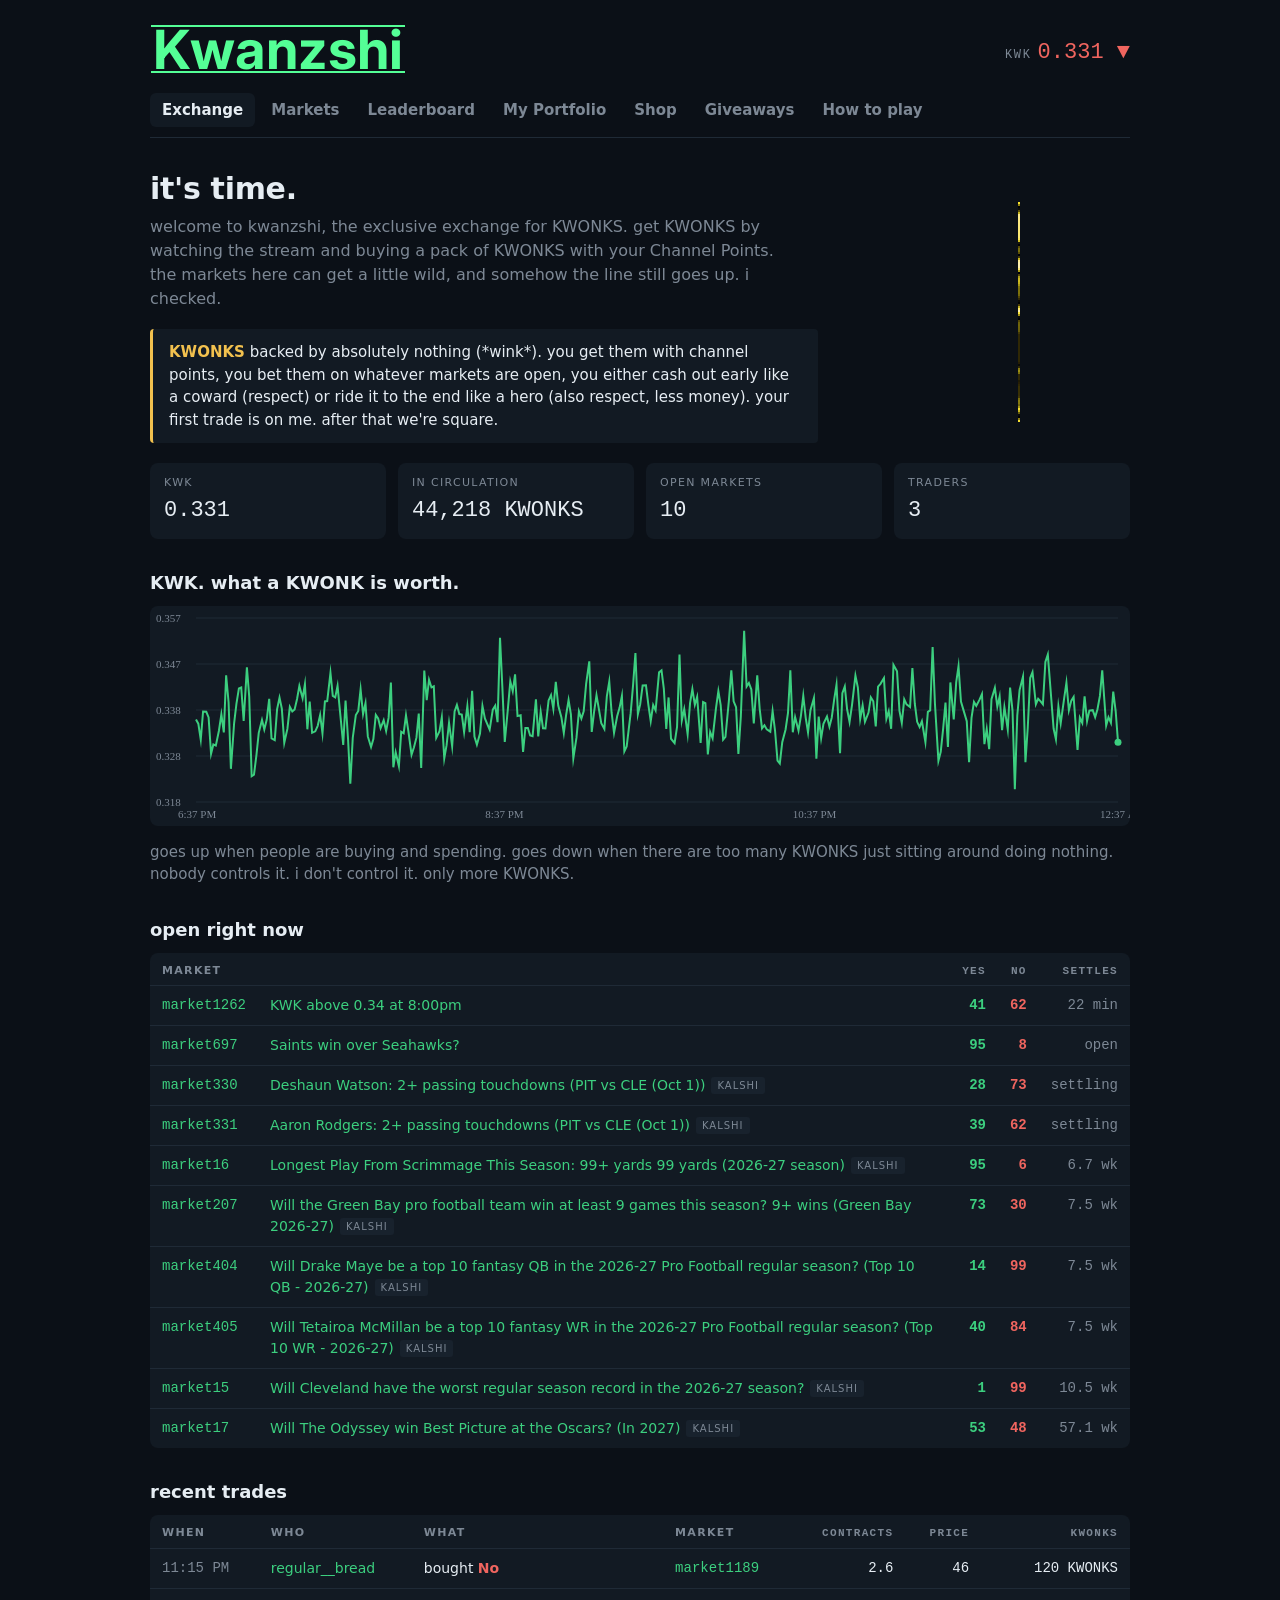
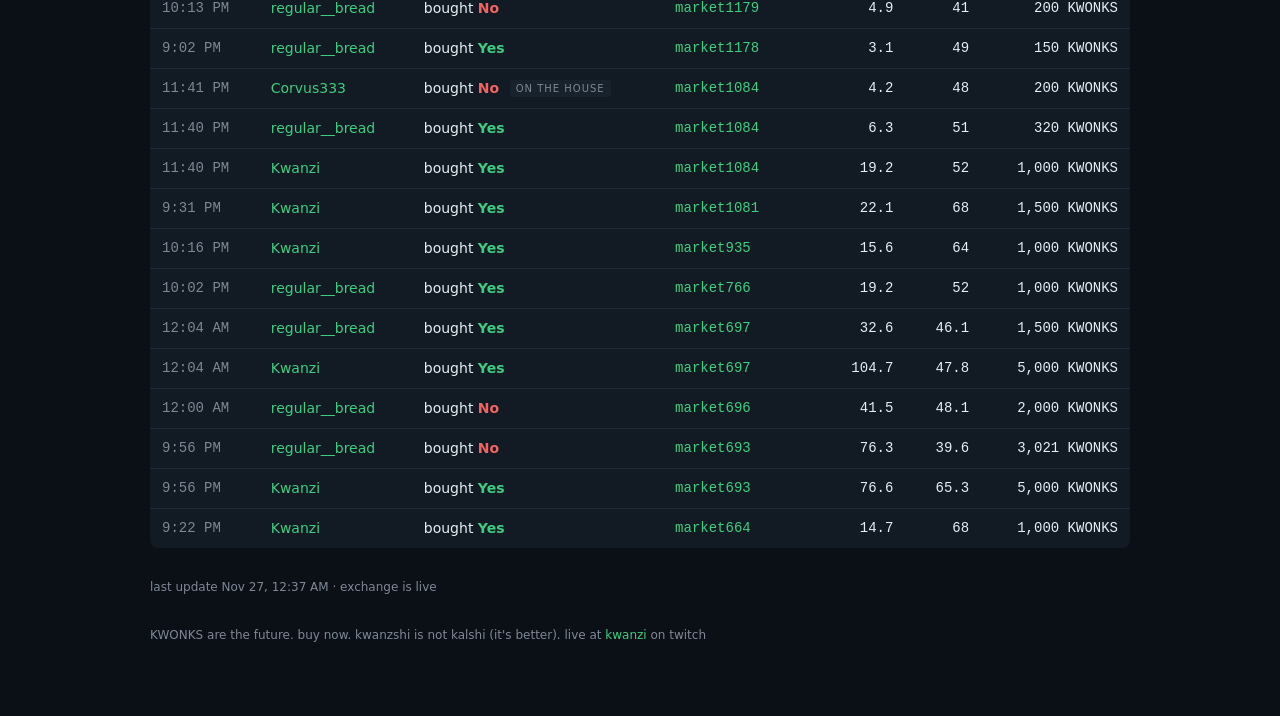
<file: docs/index.html>
<!doctype html>
<html lang="en">
<head>
<meta charset="utf-8">
<meta name="viewport" content="width=device-width, initial-scale=1">
<title>Kwanzshi</title>
<link rel="stylesheet" href="style.css?v=e2a001daed">
</head>
<body data-page="home">
<div class="wrap">
<header class="top">
  <a href="index.html"><img src="header.png" alt="Kwanzshi"></a>
  <div class="kwk" id="kwk"><small>KWK</small>—</div>
</header>
<nav>
  <a href="index.html" class="here">Exchange</a>
  <a href="markets.html" class="">Markets</a>
  <a href="leaderboard.html" class="">Leaderboard</a>
  <a href="trader.html" id="me">My Portfolio</a>
  <a href="shop.html" class="">Shop</a>
  <a href="giveaways.html" class="">Giveaways</a>
  <a href="how.html" class="">How to play</a>
</nav>
<main id="main">
<div class="intro">
<div class="intro-text">
<h1>it's time.</h1>
<p class="lede">welcome to kwanzshi, the exclusive exchange for KWONKS. get KWONKS by watching the stream and buying a pack of KWONKS with your Channel Points. the markets here can get a little wild, and somehow the line still goes up. i checked.</p>
<div class="pitch"><b>KWONKS</b> backed by absolutely nothing (*wink*). you get them with channel points, you bet them on whatever markets are open, you either cash out early like a coward (respect) or ride it to the end like a hero (also respect, less money). your first trade is on me. after that we're square.</div>
</div>
<img class="coin" src="kwonk_coin.gif" alt="KWONKS">
</div>
<div class="grid" id="tiles"></div>
<h2>KWK. what a KWONK is worth.</h2>
<canvas class="chart" id="kwkchart"></canvas>
<p class="muted">goes up when people are buying and spending. goes down when there are too many KWONKS just sitting around doing nothing. nobody controls it. i don't control it. only more KWONKS.</p>
<h2>open right now</h2>
<div id="markets"></div>
<h2>recent trades</h2>
<div id="trades"></div>
</main>
<p class="stamp" id="stamp"></p>
<p class="stamp">KWONKS are the future. buy now. kwanzshi is not kalshi (it's better). live at <a href="https://twitch.tv/kwanzi">kwanzi</a> on twitch</p>
</div>
<script src="app.js?v=e2a001daed"></script>
</body>
</html>
</file>
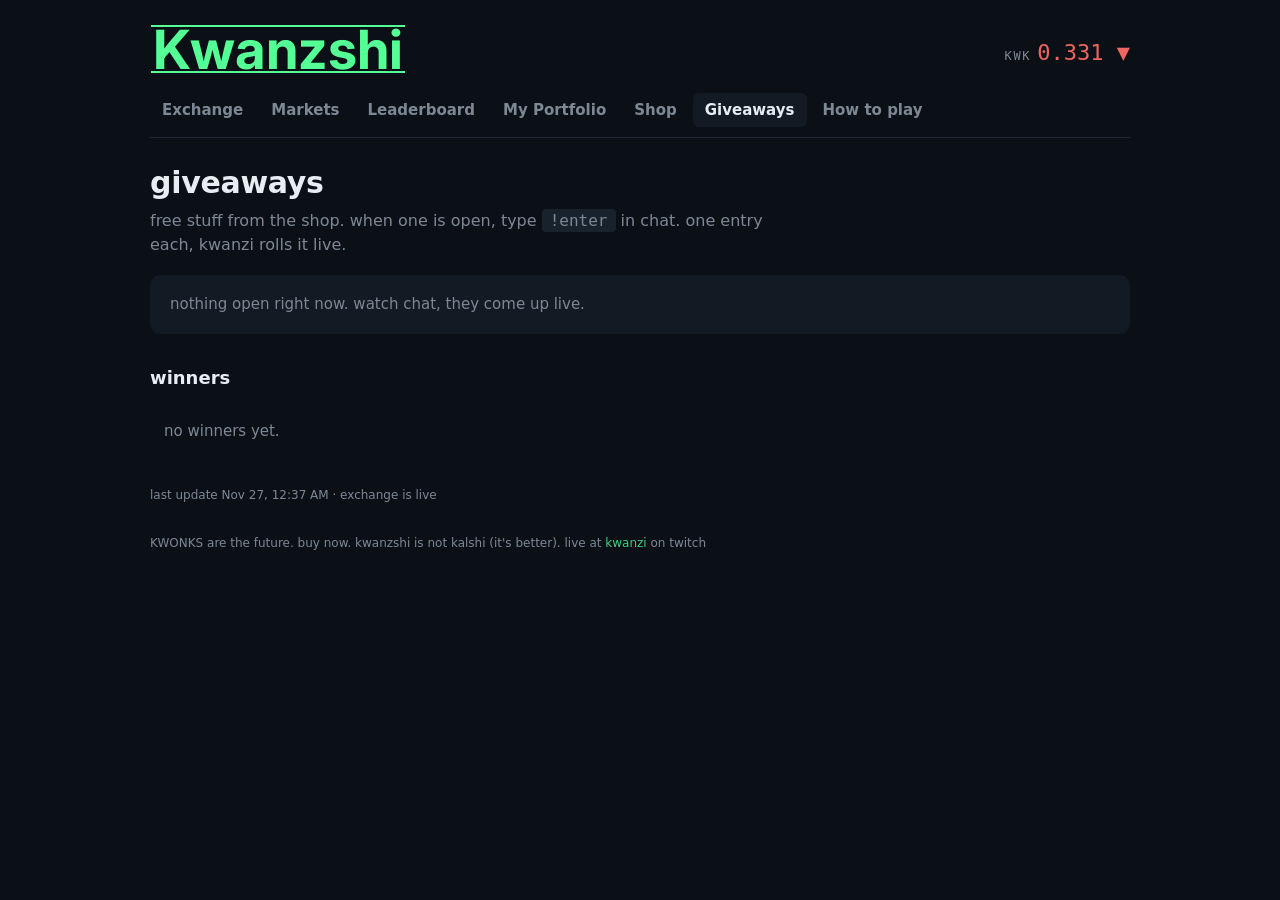
<file: docs/giveaways.html>
<!doctype html>
<html lang="en">
<head>
<meta charset="utf-8">
<meta name="viewport" content="width=device-width, initial-scale=1">
<title>Giveaways · Kwanzshi</title>
<link rel="stylesheet" href="style.css?v=e2a001daed">
</head>
<body data-page="giveaways">
<div class="wrap">
<header class="top">
  <a href="index.html"><img src="header.png" alt="Kwanzshi"></a>
  <div class="kwk" id="kwk"><small>KWK</small>—</div>
</header>
<nav>
  <a href="index.html" class="">Exchange</a>
  <a href="markets.html" class="">Markets</a>
  <a href="leaderboard.html" class="">Leaderboard</a>
  <a href="trader.html" id="me">My Portfolio</a>
  <a href="shop.html" class="">Shop</a>
  <a href="giveaways.html" class="here">Giveaways</a>
  <a href="how.html" class="">How to play</a>
</nav>
<main id="main">
<h1>giveaways</h1>
<p class="lede">free stuff from the shop. when one is open, type <span class="cmd">!enter</span> in chat. one entry each, kwanzi rolls it live.</p>
<div id="giveaway"></div>
<h2>winners</h2>
<div id="wins"></div>
</main>
<p class="stamp" id="stamp"></p>
<p class="stamp">KWONKS are the future. buy now. kwanzshi is not kalshi (it's better). live at <a href="https://twitch.tv/kwanzi">kwanzi</a> on twitch</p>
</div>
<script src="app.js?v=e2a001daed"></script>
</body>
</html>
</file>
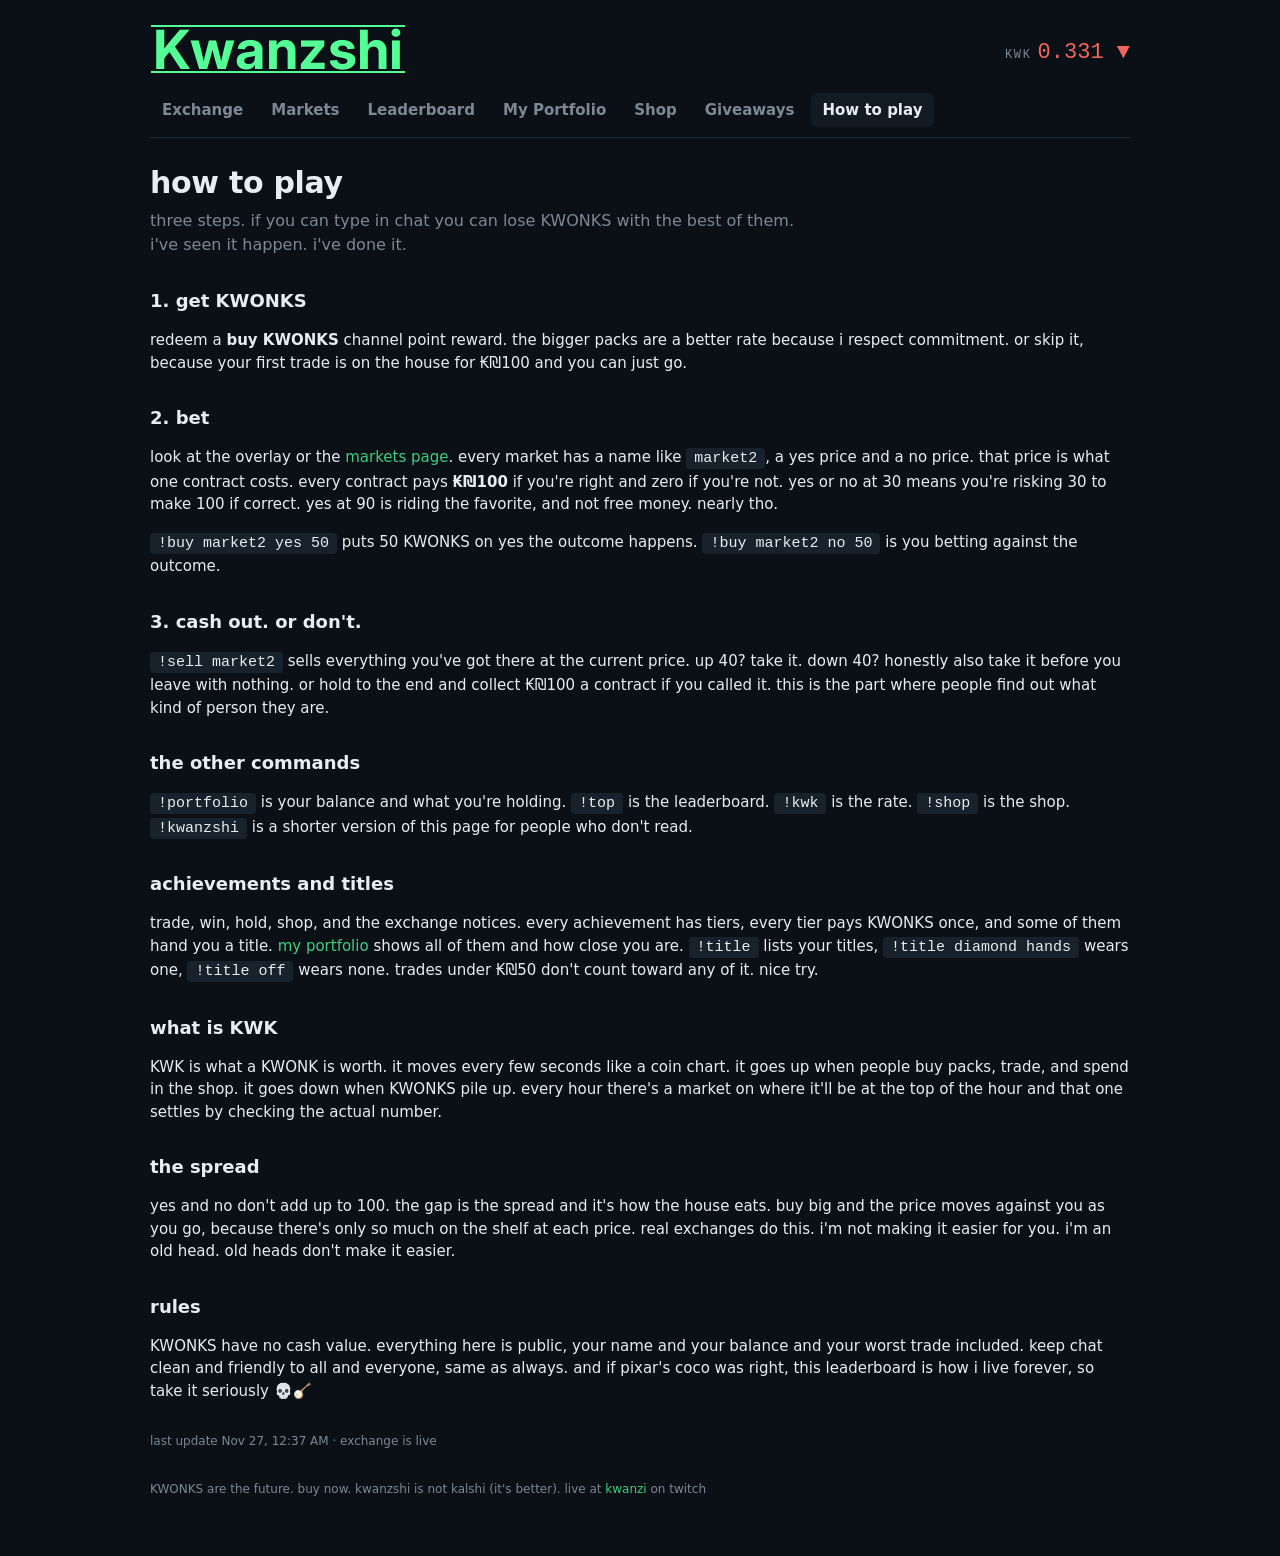
<file: docs/how.html>
<!doctype html>
<html lang="en">
<head>
<meta charset="utf-8">
<meta name="viewport" content="width=device-width, initial-scale=1">
<title>How to play · Kwanzshi</title>
<link rel="stylesheet" href="style.css?v=e2a001daed">
</head>
<body data-page="how">
<div class="wrap">
<header class="top">
  <a href="index.html"><img src="header.png" alt="Kwanzshi"></a>
  <div class="kwk" id="kwk"><small>KWK</small>—</div>
</header>
<nav>
  <a href="index.html" class="">Exchange</a>
  <a href="markets.html" class="">Markets</a>
  <a href="leaderboard.html" class="">Leaderboard</a>
  <a href="trader.html" id="me">My Portfolio</a>
  <a href="shop.html" class="">Shop</a>
  <a href="giveaways.html" class="">Giveaways</a>
  <a href="how.html" class="here">How to play</a>
</nav>
<main id="main">
<h1>how to play</h1>
<p class="lede">three steps. if you can type in chat you can lose KWONKS with the best of them. i've seen it happen. i've done it.</p>
<h2>1. get KWONKS</h2>
<p>redeem a <b>buy KWONKS</b> channel point reward. the bigger packs are a better rate because i respect commitment. or skip it, because your first trade is on the house for ₭₪100 and you can just go.</p>
<h2>2. bet</h2>
<p>look at the overlay or the <a href="markets.html">markets page</a>. every market has a name like <span class="cmd">market2</span>, a yes price and a no price. that price is what one contract costs. every contract pays <b>₭₪100</b> if you're right and zero if you're not. yes or no at 30 means you're risking 30 to make 100 if correct. yes at 90 is riding the favorite, and not free money. nearly tho.</p>
<p><span class="cmd">!buy market2 yes 50</span> puts 50 KWONKS on yes the outcome happens. <span class="cmd">!buy market2 no 50</span> is you betting against the outcome. </p>
<h2>3. cash out. or don't.</h2>
<p><span class="cmd">!sell market2</span> sells everything you've got there at the current price. up 40? take it. down 40? honestly also take it before you leave with nothing. or hold to the end and collect ₭₪100 a contract if you called it. this is the part where people find out what kind of person they are.</p>
<h2>the other commands</h2>
<p><span class="cmd">!portfolio</span> is your balance and what you're holding. <span class="cmd">!top</span> is the leaderboard. <span class="cmd">!kwk</span> is the rate. <span class="cmd">!shop</span> is the shop. <span class="cmd">!kwanzshi</span> is a shorter version of this page for people who don't read.</p>
<h2>achievements and titles</h2>
<p>trade, win, hold, shop, and the exchange notices. every achievement has tiers, every tier pays KWONKS once, and some of them hand you a title. <a href="trader.html">my portfolio</a> shows all of them and how close you are. <span class="cmd">!title</span> lists your titles, <span class="cmd">!title diamond hands</span> wears one, <span class="cmd">!title off</span> wears none. trades under ₭₪50 don't count toward any of it. nice try.</p>
<h2>what is KWK</h2>
<p>KWK is what a KWONK is worth. it moves every few seconds like a coin chart. it goes up when people buy packs, trade, and spend in the shop. it goes down when KWONKS pile up. every hour there's a market on where it'll be at the top of the hour and that one settles by checking the actual number.</p>
<h2>the spread</h2>
<p>yes and no don't add up to 100. the gap is the spread and it's how the house eats. buy big and the price moves against you as you go, because there's only so much on the shelf at each price. real exchanges do this. i'm not making it easier for you. i'm an old head. old heads don't make it easier.</p>
<h2>rules</h2>
<p>KWONKS have no cash value. everything here is public, your name and your balance and your worst trade included. keep chat clean and friendly to all and everyone, same as always. and if pixar's coco was right, this leaderboard is how i live forever, so take it seriously 💀🪕</p>
</main>
<p class="stamp" id="stamp"></p>
<p class="stamp">KWONKS are the future. buy now. kwanzshi is not kalshi (it's better). live at <a href="https://twitch.tv/kwanzi">kwanzi</a> on twitch</p>
</div>
<script src="app.js?v=e2a001daed"></script>
</body>
</html>
</file>
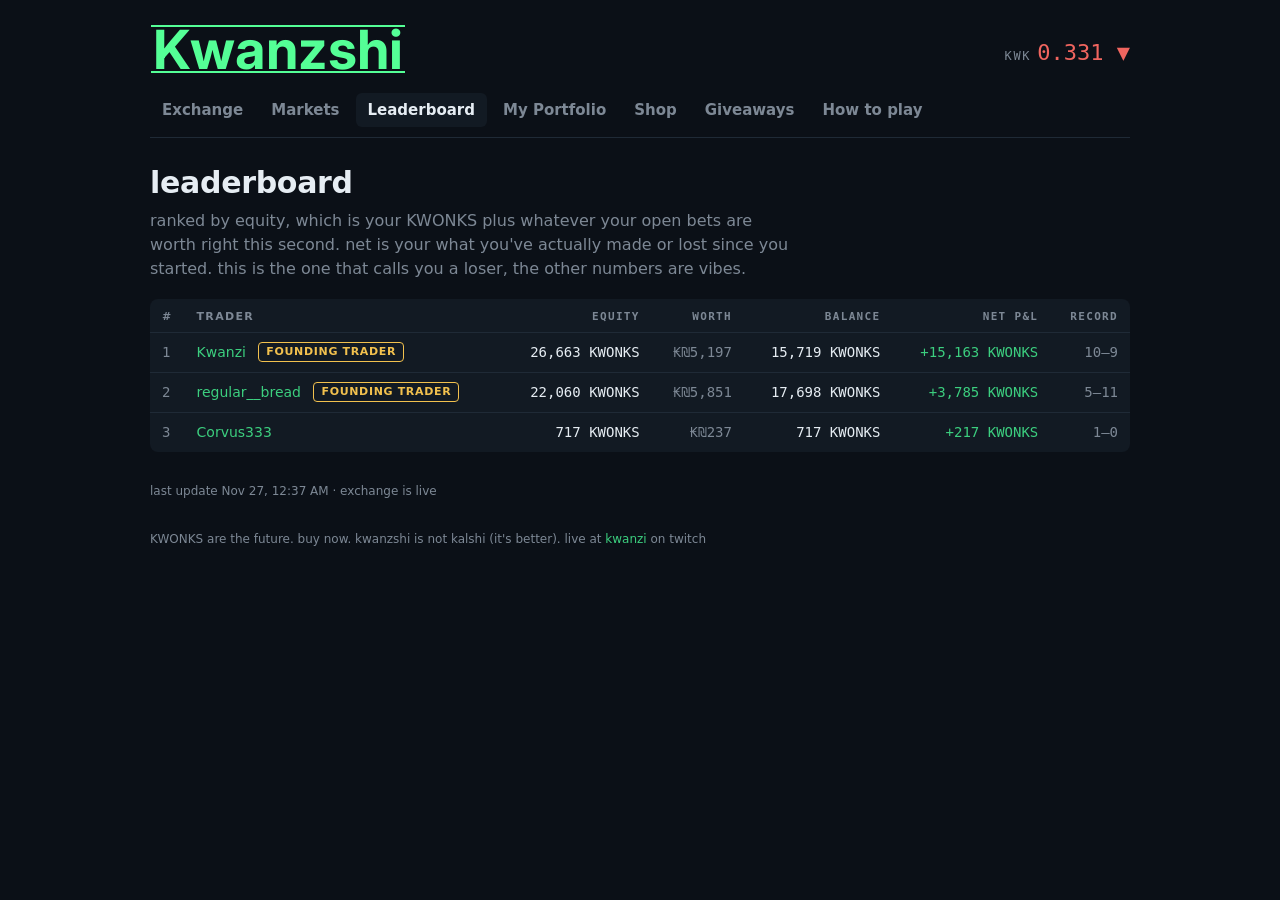
<file: docs/leaderboard.html>
<!doctype html>
<html lang="en">
<head>
<meta charset="utf-8">
<meta name="viewport" content="width=device-width, initial-scale=1">
<title>Leaderboard · Kwanzshi</title>
<link rel="stylesheet" href="style.css?v=e2a001daed">
</head>
<body data-page="leaderboard">
<div class="wrap">
<header class="top">
  <a href="index.html"><img src="header.png" alt="Kwanzshi"></a>
  <div class="kwk" id="kwk"><small>KWK</small>—</div>
</header>
<nav>
  <a href="index.html" class="">Exchange</a>
  <a href="markets.html" class="">Markets</a>
  <a href="leaderboard.html" class="here">Leaderboard</a>
  <a href="trader.html" id="me">My Portfolio</a>
  <a href="shop.html" class="">Shop</a>
  <a href="giveaways.html" class="">Giveaways</a>
  <a href="how.html" class="">How to play</a>
</nav>
<main id="main">
<h1>leaderboard</h1>
<p class="lede">ranked by equity, which is your KWONKS plus whatever your open bets are worth right this second. net is your what you've actually made or lost since you started. this is the one that calls you a loser, the other numbers are vibes.</p>
<div id="board"></div>
</main>
<p class="stamp" id="stamp"></p>
<p class="stamp">KWONKS are the future. buy now. kwanzshi is not kalshi (it's better). live at <a href="https://twitch.tv/kwanzi">kwanzi</a> on twitch</p>
</div>
<script src="app.js?v=e2a001daed"></script>
</body>
</html>
</file>
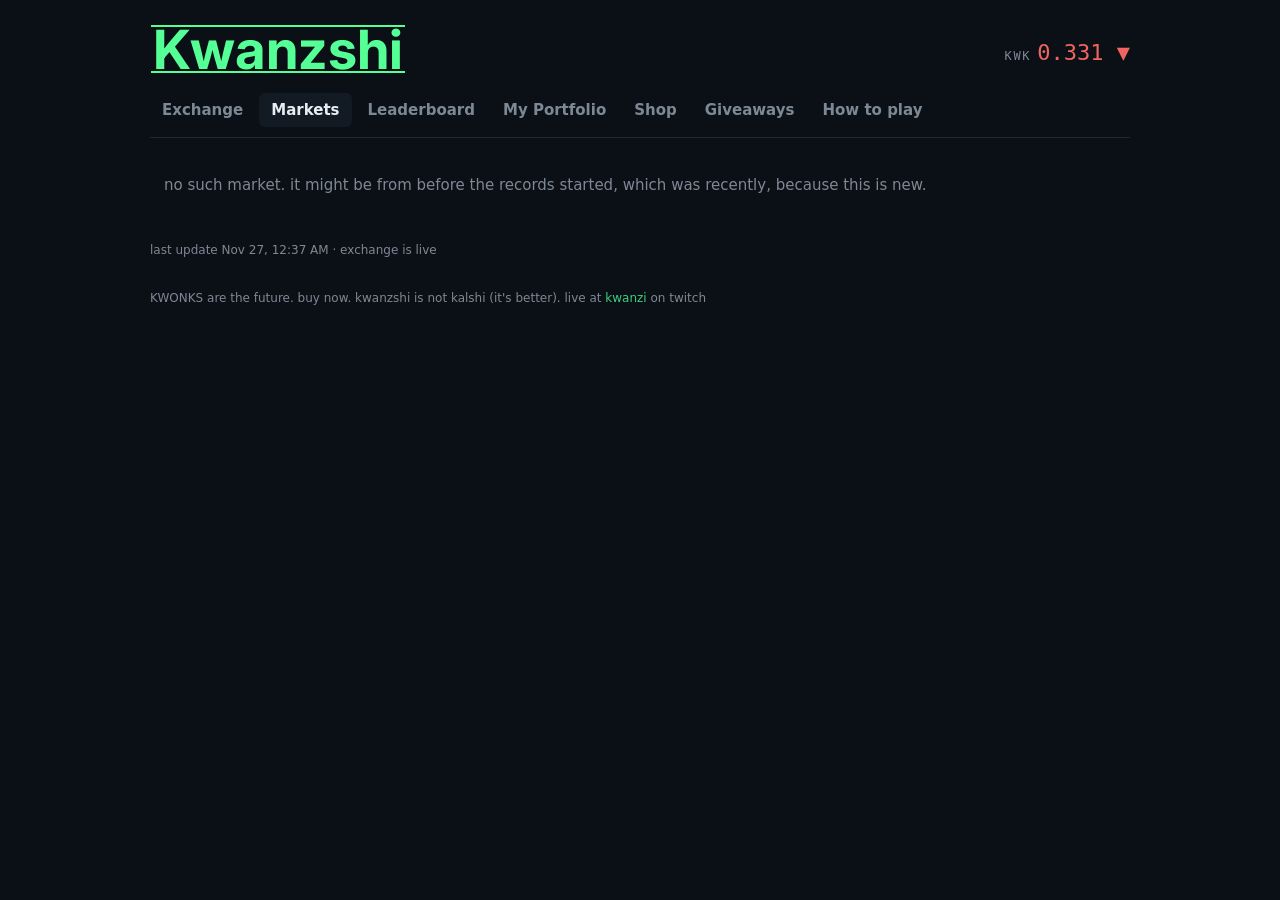
<file: docs/market.html>
<!doctype html>
<html lang="en">
<head>
<meta charset="utf-8">
<meta name="viewport" content="width=device-width, initial-scale=1">
<title>Market · Kwanzshi</title>
<link rel="stylesheet" href="style.css?v=e2a001daed">
</head>
<body data-page="market">
<div class="wrap">
<header class="top">
  <a href="index.html"><img src="header.png" alt="Kwanzshi"></a>
  <div class="kwk" id="kwk"><small>KWK</small>—</div>
</header>
<nav>
  <a href="index.html" class="">Exchange</a>
  <a href="markets.html" class="here">Markets</a>
  <a href="leaderboard.html" class="">Leaderboard</a>
  <a href="trader.html" id="me">My Portfolio</a>
  <a href="shop.html" class="">Shop</a>
  <a href="giveaways.html" class="">Giveaways</a>
  <a href="how.html" class="">How to play</a>
</nav>
<main id="main">
<h1 id="title"></h1>
<p class="lede" id="sub"></p>
<p id="cmd"></p>
<div class="grid" id="tiles"></div>
<h2>price</h2>
<canvas class="chart" id="chart"></canvas>
<div id="kwkwrap"><h2>KWK against the line</h2><canvas class="chart" id="kwkchart"></canvas><p class="muted">yellow dashed line is the strike. above it when the clock hits and yes pays. below it and, well. you know.</p></div>
<h2>trades</h2>
<div id="trades"></div>
<div id="settlewrap"><h2>who got paid</h2><div id="settle"></div></div>
</main>
<p class="stamp" id="stamp"></p>
<p class="stamp">KWONKS are the future. buy now. kwanzshi is not kalshi (it's better). live at <a href="https://twitch.tv/kwanzi">kwanzi</a> on twitch</p>
</div>
<script src="app.js?v=e2a001daed"></script>
</body>
</html>
</file>
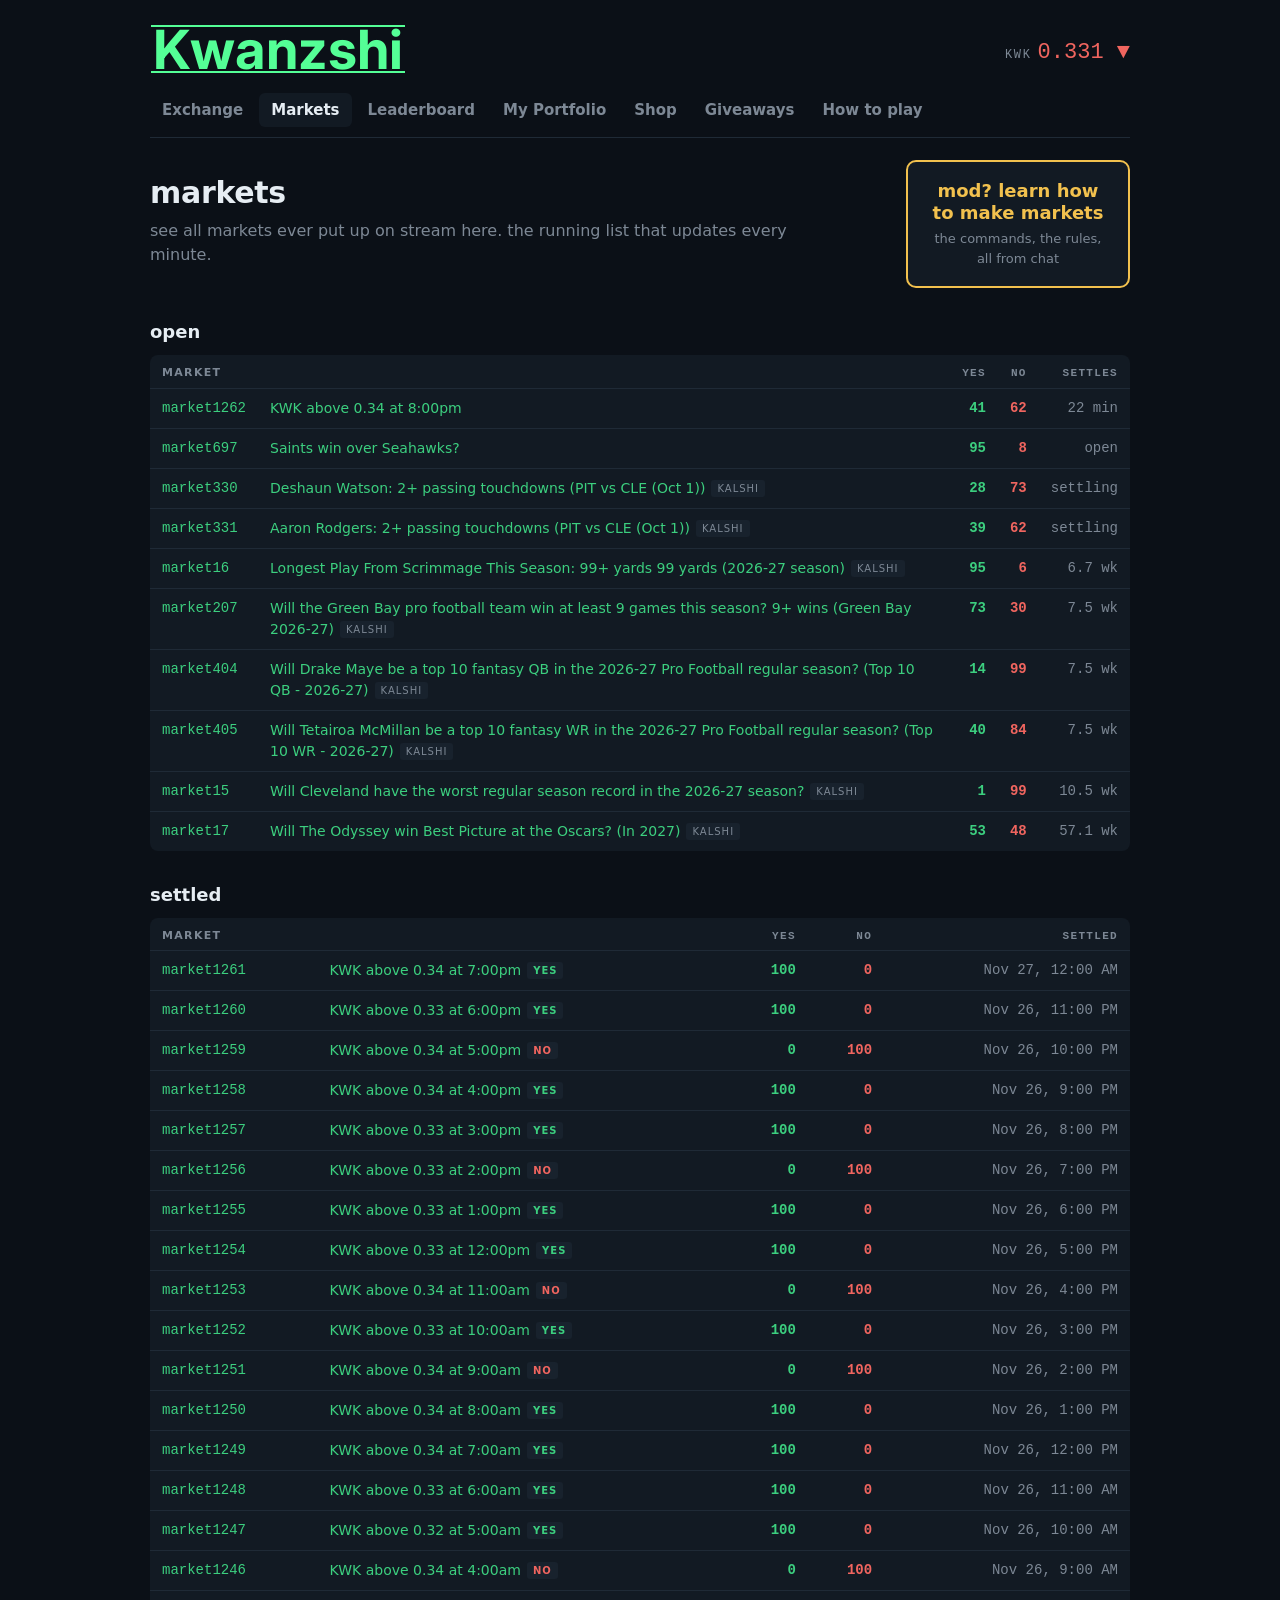
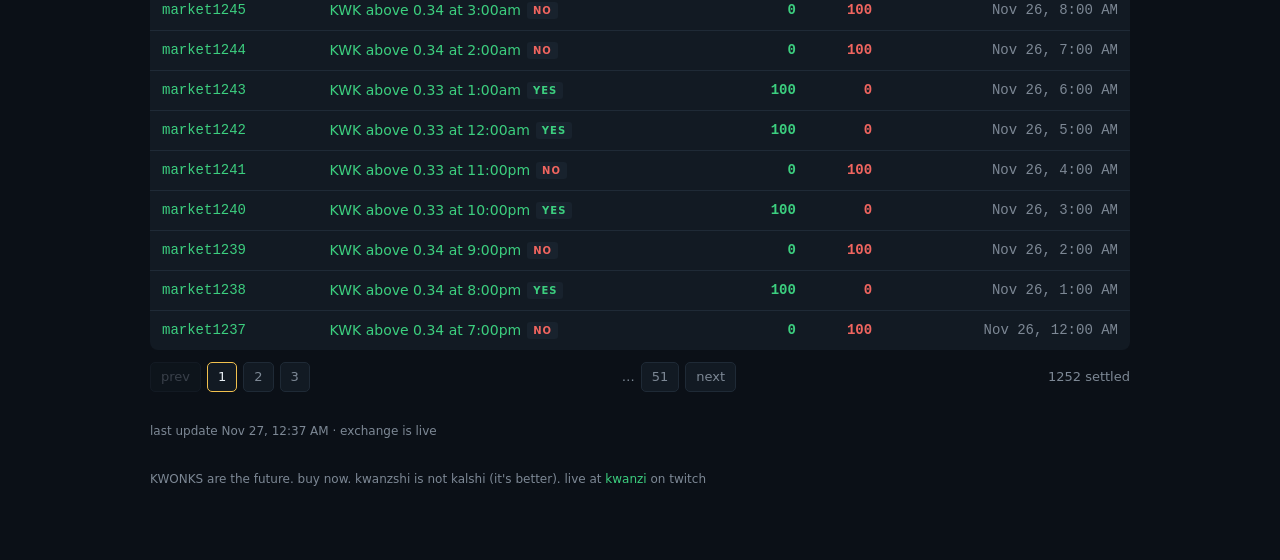
<file: docs/markets.html>
<!doctype html>
<html lang="en">
<head>
<meta charset="utf-8">
<meta name="viewport" content="width=device-width, initial-scale=1">
<title>Markets · Kwanzshi</title>
<link rel="stylesheet" href="style.css?v=e2a001daed">
</head>
<body data-page="markets">
<div class="wrap">
<header class="top">
  <a href="index.html"><img src="header.png" alt="Kwanzshi"></a>
  <div class="kwk" id="kwk"><small>KWK</small>—</div>
</header>
<nav>
  <a href="index.html" class="">Exchange</a>
  <a href="markets.html" class="here">Markets</a>
  <a href="leaderboard.html" class="">Leaderboard</a>
  <a href="trader.html" id="me">My Portfolio</a>
  <a href="shop.html" class="">Shop</a>
  <a href="giveaways.html" class="">Giveaways</a>
  <a href="how.html" class="">How to play</a>
</nav>
<main id="main">
<div class="intro">
<div class="intro-text">
<h1>markets</h1>
<p class="lede">see all markets ever put up on stream here. the running list that updates every minute.</p>
</div>
<button class="sidecard" type="button" data-dialog="modhelp"><span class="big">mod? learn how to make markets</span><span class="small">the commands, the rules, all from chat</span></button>
</div>
<dialog class="modal" id="modhelp">
<div class="modal-head"><h2>making markets</h2><button class="close" type="button" data-close aria-label="close">×</button></div>
<h3>open one</h3>
<p class="note">the moment a market opens it's live. it shows on the overlay and on this page, viewers buy and sell yes or no with <code>!buy</code> and <code>!sell</code>, and the price moves with every trade until it closes.</p>
<h4>created markets</h4>
<dl class="cmds">
<dt>!market create "Question?"</dt><dd>open ended. no clock. trading runs until you close or resolve it. yes starts at 50.</dd>
<dt>!market create "Question?" 20</dt><dd>same, with yes starting at 20 instead of 50.</dd>
<dt>!market create "Question?" 20 30</dt><dd>with a clock. after 30 minutes it settles itself: yes if a mod resolved it yes before time ran out, otherwise no, it didn't happen.</dd>
</dl>
<h4>kalshi markets</h4>
<dl class="cmds">
<dt>!market kalshi giants win</dt><dd>step 1. search with a few words. the bot shows the closest match.</dd>
<dt>!market kalshi https://kalshi.com/...</dt><dd>step 1, the other way. paste the market's link instead of searching.</dd>
<dt>!market kalshi create</dt><dd>step 2. opens the market it just showed you. not the right one? search again first.</dd>
</dl>
<h3>run it</h3>
<dl class="cmds">
<dt>!market resolve market2 yes</dt><dd>pays out a created market. yes or no. this is final, there's no undo once people are paid.</dd>
<dt>!market close market2</dt><dd>stops trading on a created market now. resolve it later.</dd>
<dt>!market void market2</dt><dd>cancels any market. everyone gets their KWONKS back.</dd>
</dl>
</dialog>
<h2>open</h2>
<div id="open"></div>
<h2>settled</h2>
<div id="past"></div>
</main>
<p class="stamp" id="stamp"></p>
<p class="stamp">KWONKS are the future. buy now. kwanzshi is not kalshi (it's better). live at <a href="https://twitch.tv/kwanzi">kwanzi</a> on twitch</p>
</div>
<script src="app.js?v=e2a001daed"></script>
</body>
</html>
</file>
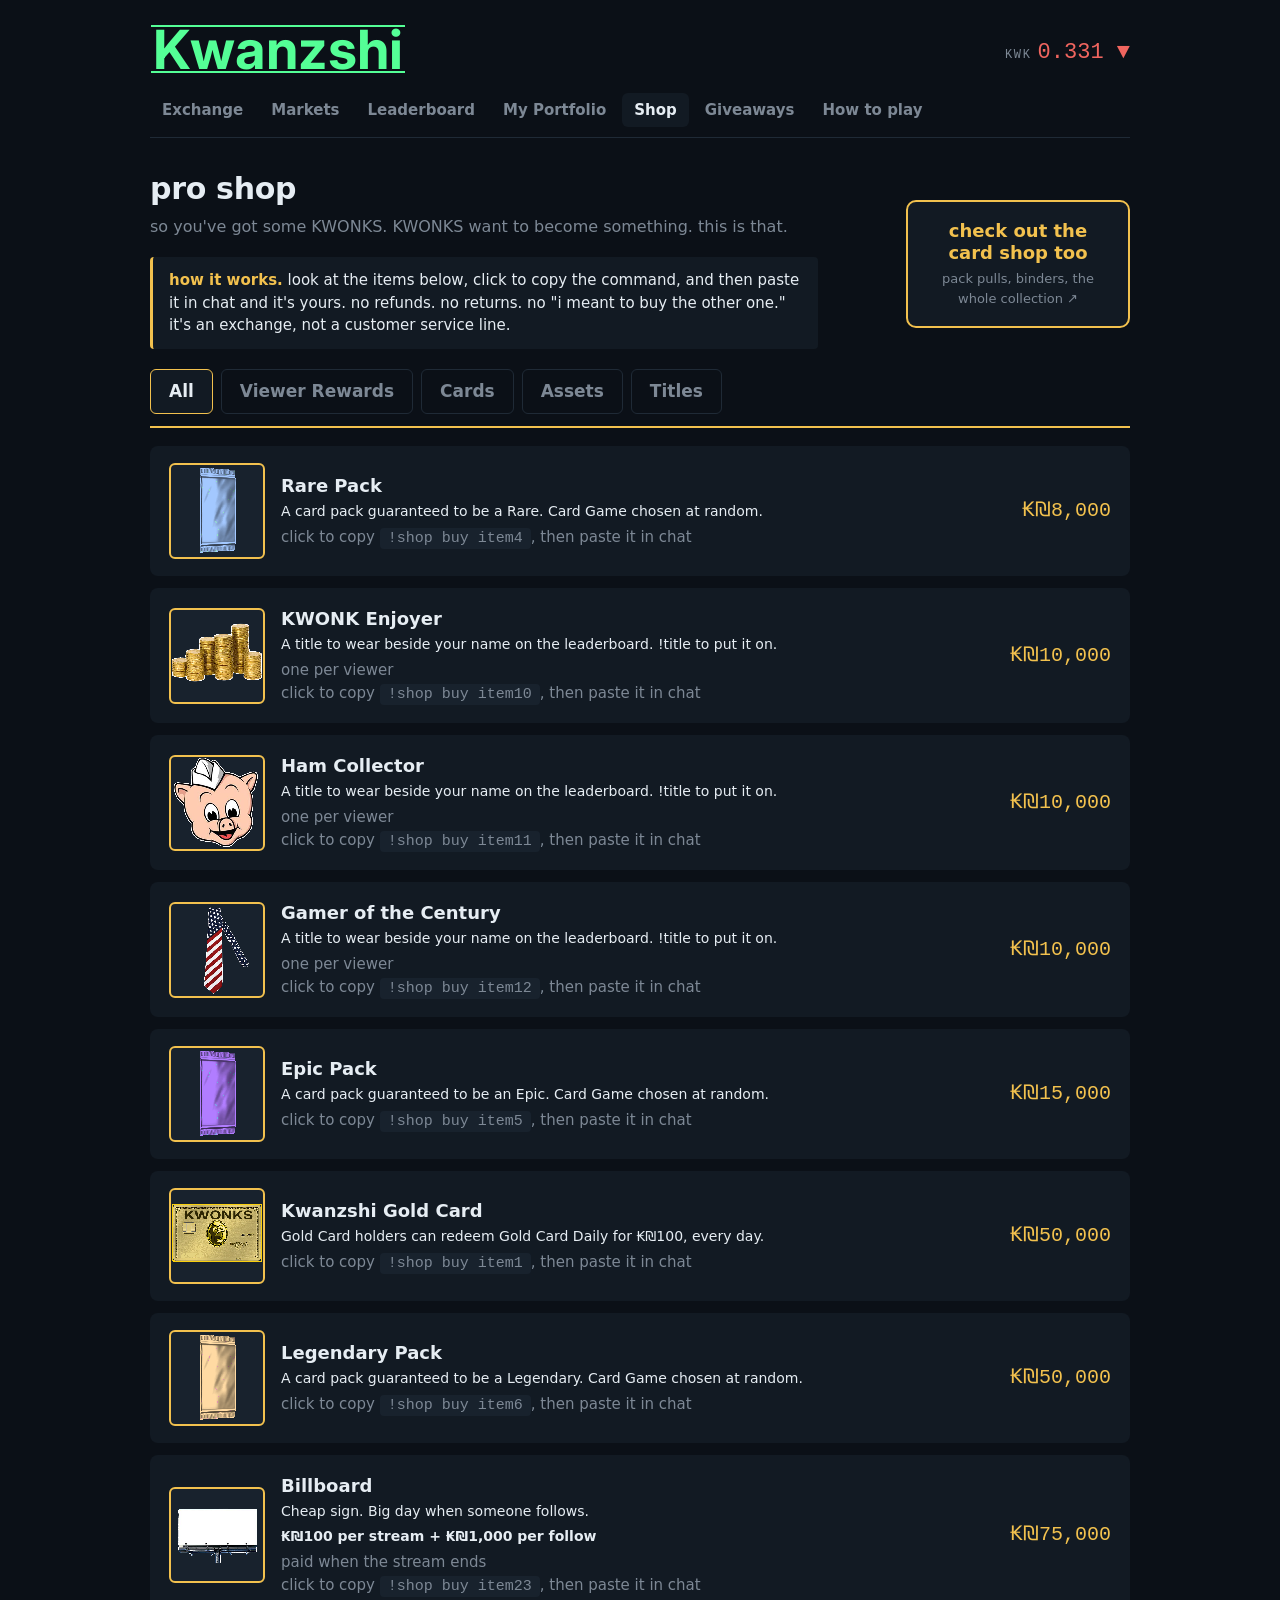
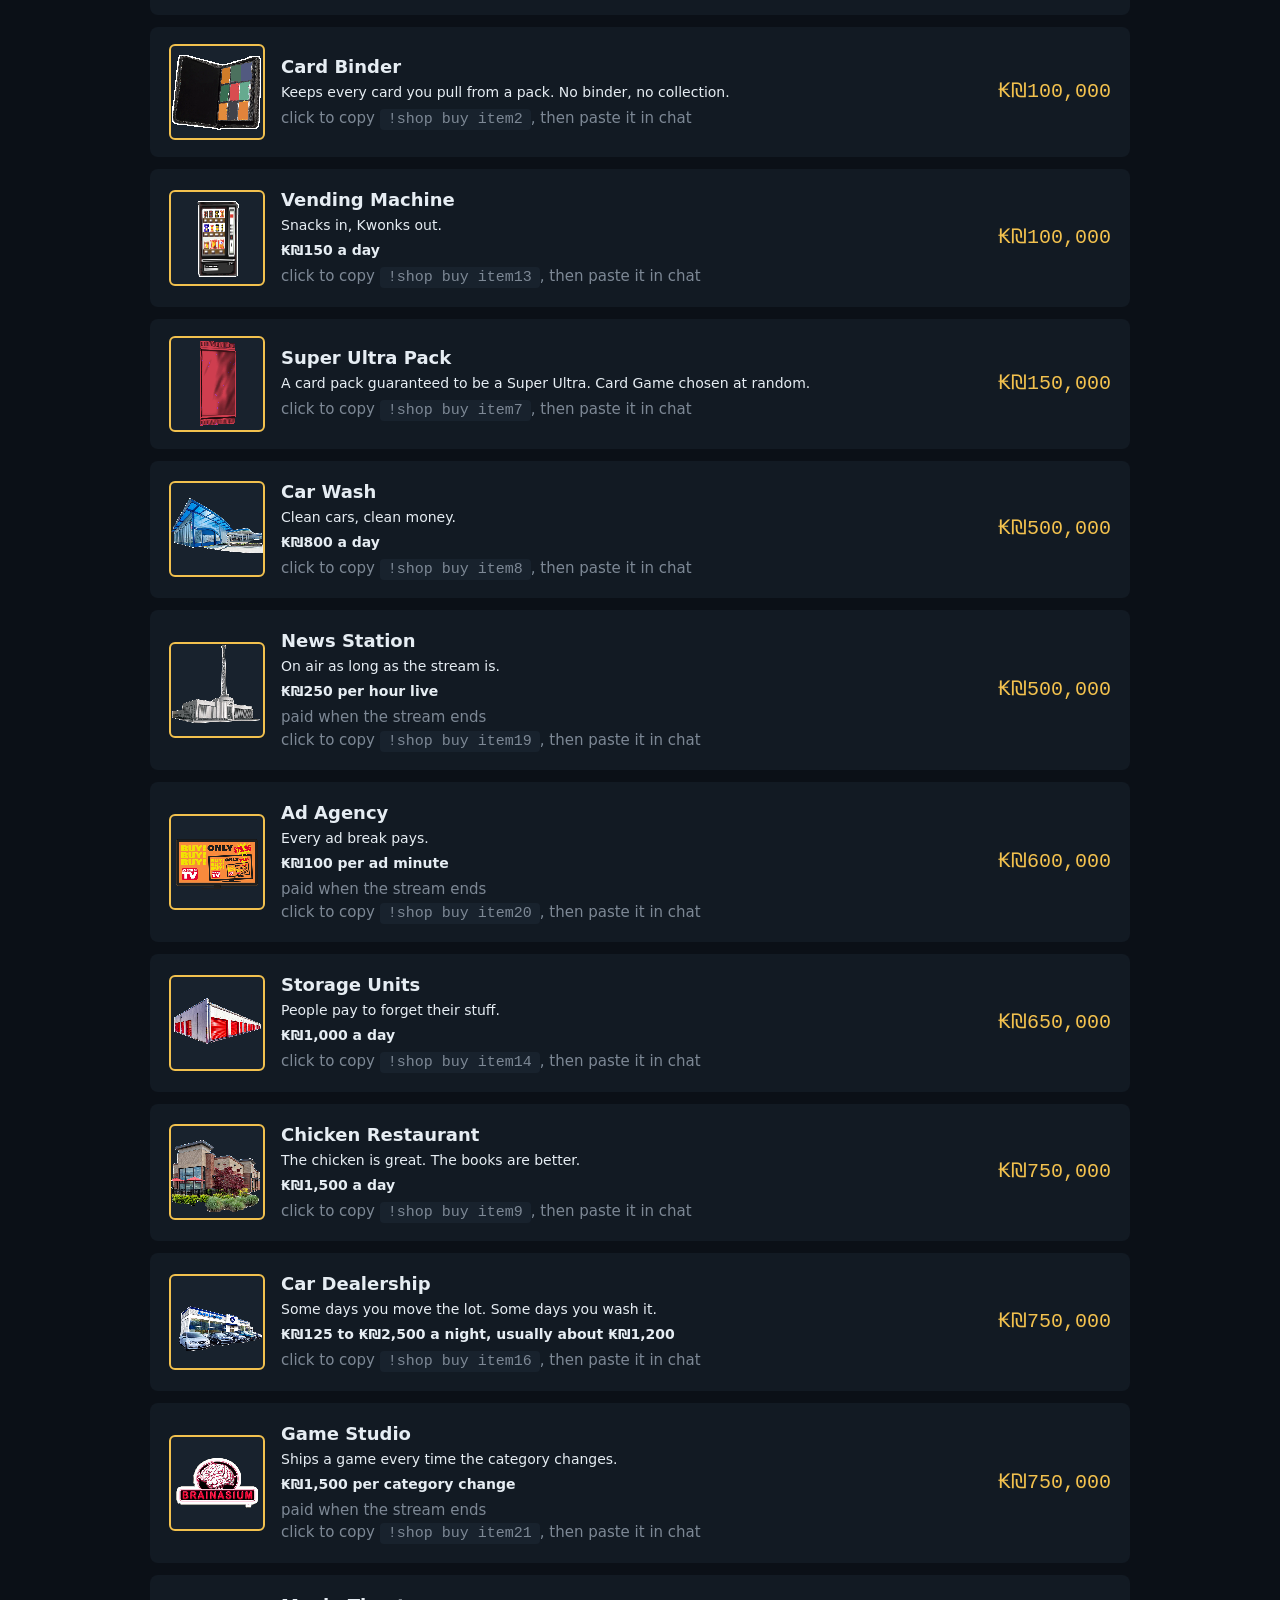
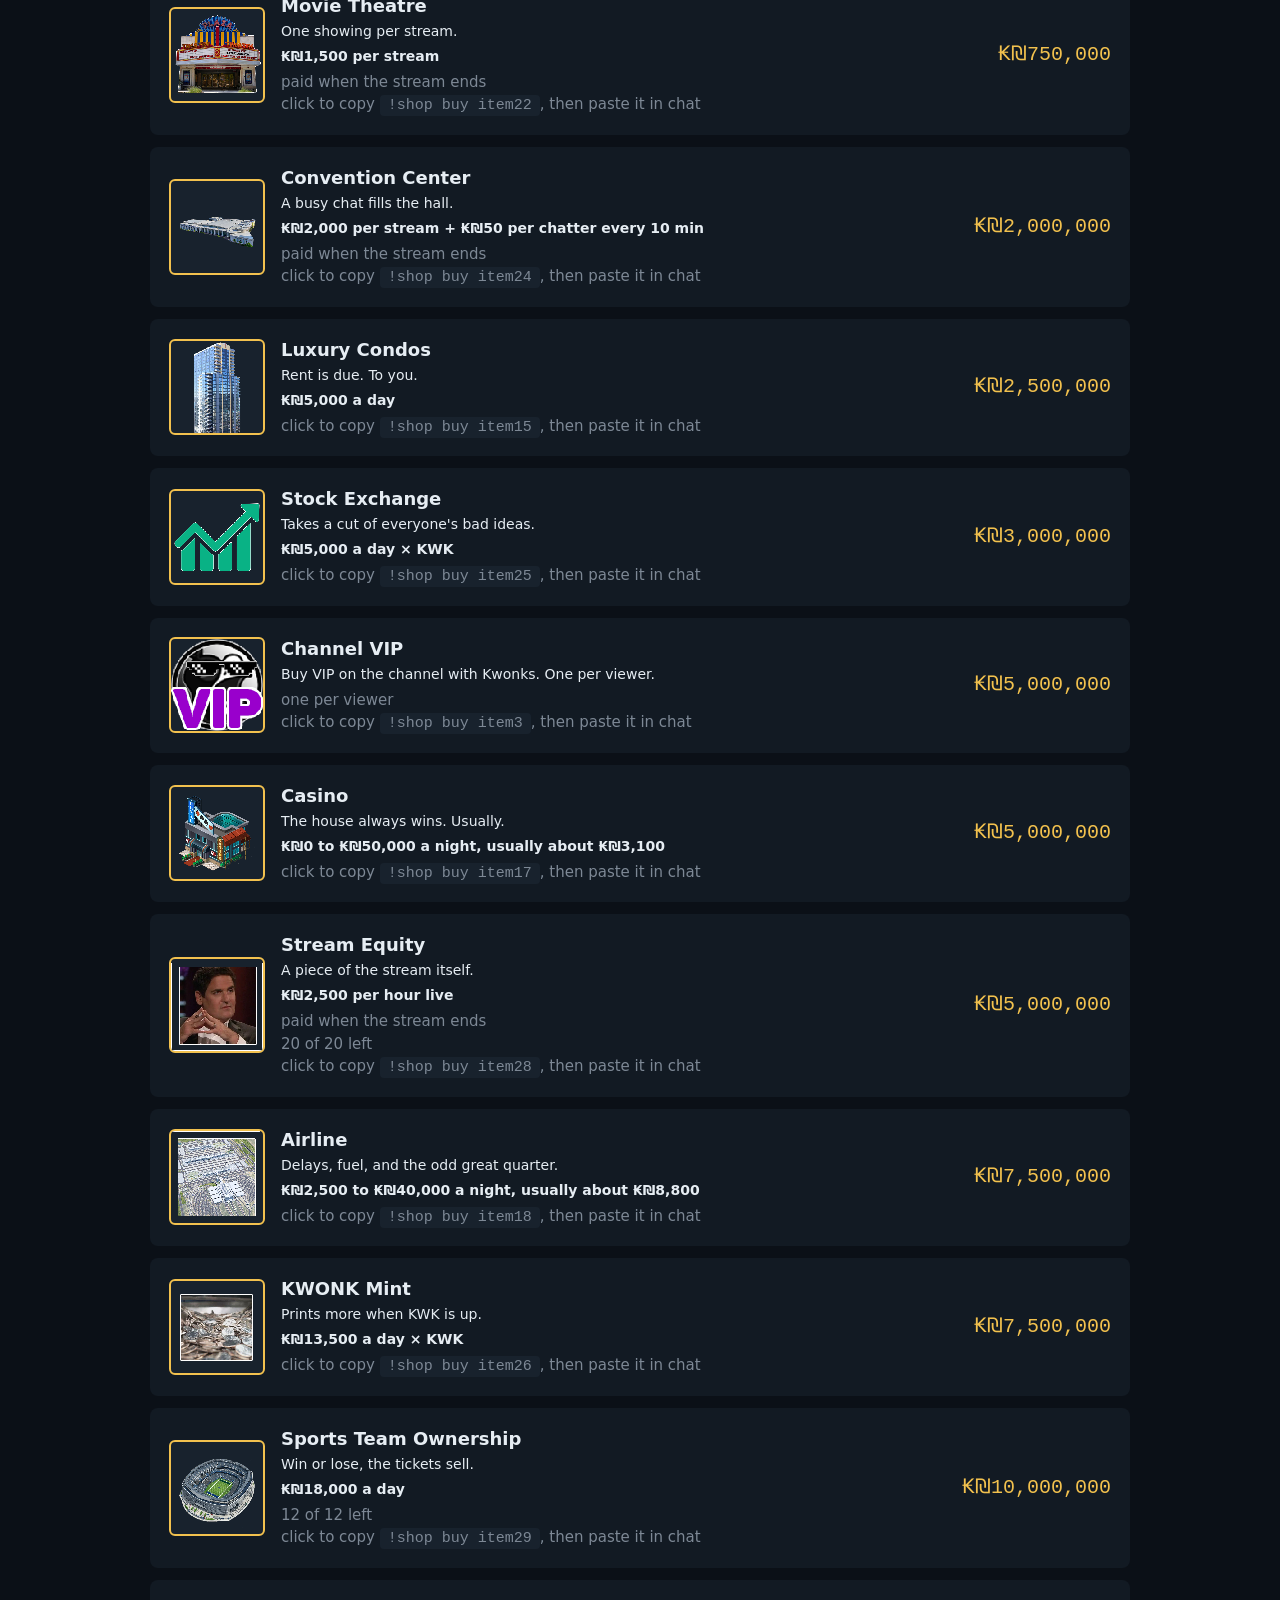
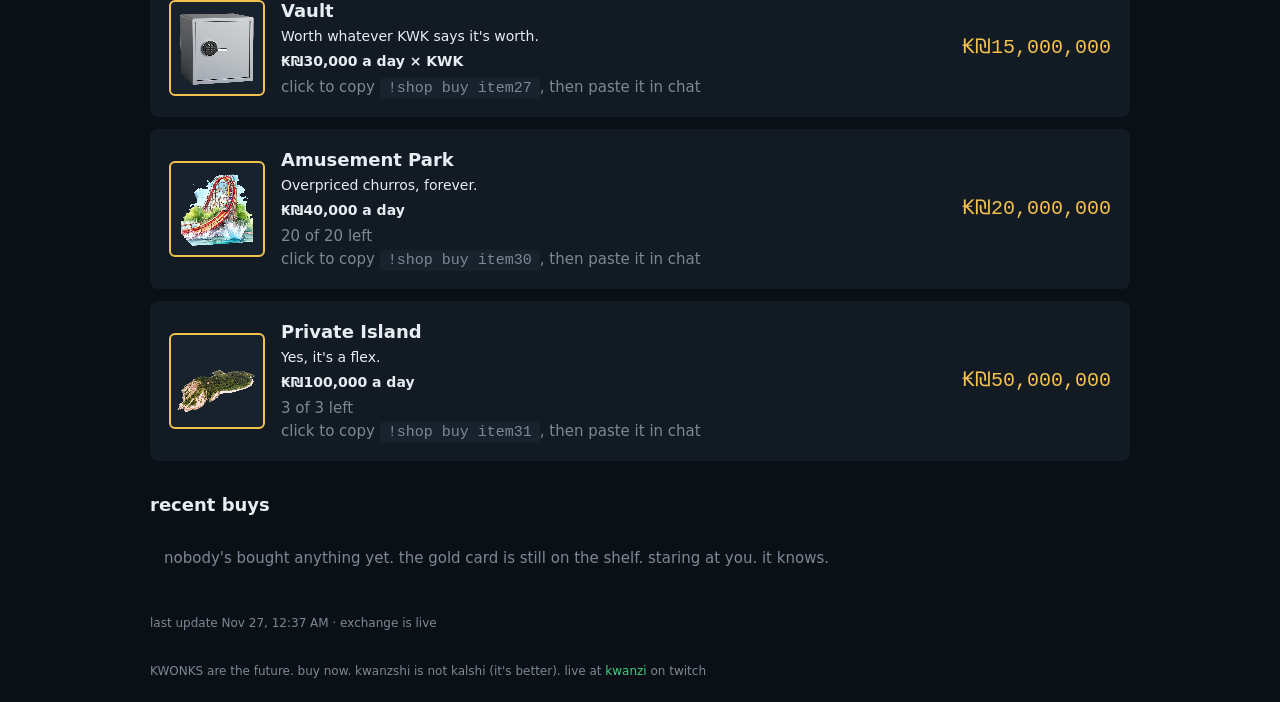
<file: docs/shop.html>
<!doctype html>
<html lang="en">
<head>
<meta charset="utf-8">
<meta name="viewport" content="width=device-width, initial-scale=1">
<title>Shop · Kwanzshi</title>
<link rel="stylesheet" href="style.css?v=e2a001daed">
</head>
<body data-page="shop">
<div class="wrap">
<header class="top">
  <a href="index.html"><img src="header.png" alt="Kwanzshi"></a>
  <div class="kwk" id="kwk"><small>KWK</small>—</div>
</header>
<nav>
  <a href="index.html" class="">Exchange</a>
  <a href="markets.html" class="">Markets</a>
  <a href="leaderboard.html" class="">Leaderboard</a>
  <a href="trader.html" id="me">My Portfolio</a>
  <a href="shop.html" class="here">Shop</a>
  <a href="giveaways.html" class="">Giveaways</a>
  <a href="how.html" class="">How to play</a>
</nav>
<main id="main">
<div class="intro">
<div class="intro-text">
<h1>pro shop</h1>
<p class="lede">so you've got some KWONKS. KWONKS want to become something. this is that.</p>
<div class="pitch"><b>how it works.</b> look at the items below, click to copy the command, and then paste it in chat and it's yours. no refunds. no returns. no "i meant to buy the other one." it's an exchange, not a customer service line.</div>
</div>
<a class="sidecard" href="https://kwanzi-studios.github.io/KwanziCardShop/"><span class="big">check out the card shop too</span><span class="small">pack pulls, binders, the whole collection ↗</span></a>
</div>
<nav class="subnav" id="cats"></nav>
<div id="items"></div>
<h2>recent buys</h2>
<div id="buys"></div>
</main>
<p class="stamp" id="stamp"></p>
<p class="stamp">KWONKS are the future. buy now. kwanzshi is not kalshi (it's better). live at <a href="https://twitch.tv/kwanzi">kwanzi</a> on twitch</p>
</div>
<script src="app.js?v=e2a001daed"></script>
</body>
</html>
</file>
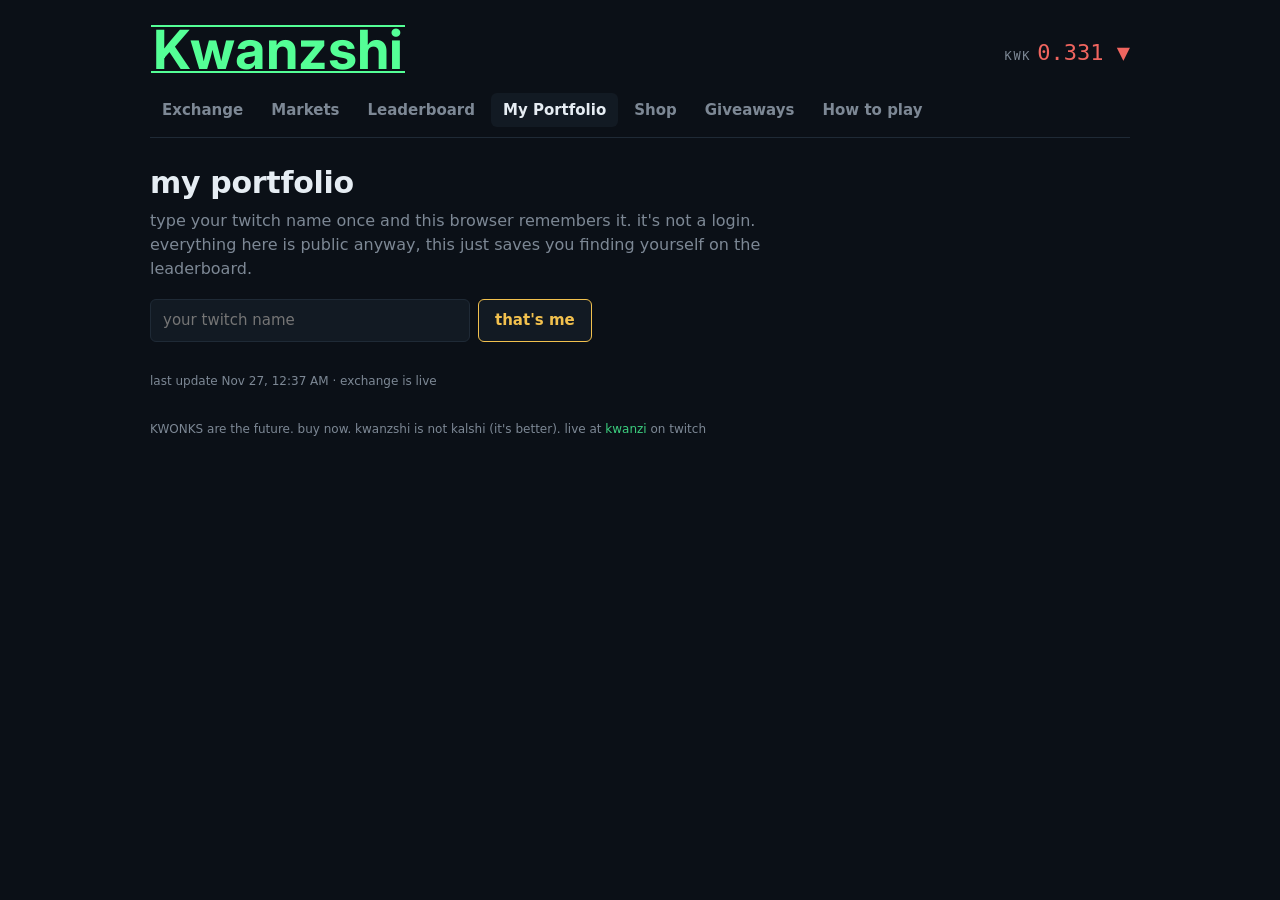
<file: docs/trader.html>
<!doctype html>
<html lang="en">
<head>
<meta charset="utf-8">
<meta name="viewport" content="width=device-width, initial-scale=1">
<title>Trader · Kwanzshi</title>
<link rel="stylesheet" href="style.css?v=e2a001daed">
</head>
<body data-page="trader">
<div class="wrap">
<header class="top">
  <a href="index.html"><img src="header.png" alt="Kwanzshi"></a>
  <div class="kwk" id="kwk"><small>KWK</small>—</div>
</header>
<nav>
  <a href="index.html" class="">Exchange</a>
  <a href="markets.html" class="">Markets</a>
  <a href="leaderboard.html" class="here">Leaderboard</a>
  <a href="trader.html" id="me">My Portfolio</a>
  <a href="shop.html" class="">Shop</a>
  <a href="giveaways.html" class="">Giveaways</a>
  <a href="how.html" class="">How to play</a>
</nav>
<main id="main">
<h1 id="title"></h1>
<div class="grid" id="tiles"></div>
<h2>Open positions</h2>
<div id="positions"></div>
<h2>Assets</h2>
<div id="assets"></div>
<h2>Titles</h2>
<div id="titles"></div>
<h2>Achievements</h2>
<div id="achievements"></div>
<h2>Trades</h2>
<div id="trades"></div>
</main>
<p class="stamp" id="stamp"></p>
<p class="stamp">KWONKS are the future. buy now. kwanzshi is not kalshi (it's better). live at <a href="https://twitch.tv/kwanzi">kwanzi</a> on twitch</p>
</div>
<script src="app.js?v=e2a001daed"></script>
</body>
</html>
</file>
<file: docs/style.css>
:root {
  --bg: #0b1017;
  --panel: #121a23;
  --panel2: #18222d;
  --ink: #e6edf3;
  --muted: #7d8895;
  --line: #1f2a36;
  --up: #3ccf7f;
  --down: #f0655f;
  --warn: #f0b64f;
  --gold: #f2c14e;
}
* { box-sizing: border-box; }
html, body { margin: 0; background: var(--bg); color: var(--ink); }
body {
  font-family: "Segoe UI", system-ui, sans-serif;
  font-size: 15px; line-height: 1.5;
  padding: 0 16px 60px;
}
a { color: var(--up); text-decoration: none; }
a:hover { text-decoration: underline; }
.mono { font-family: Consolas, "Cascadia Mono", monospace; font-variant-numeric: tabular-nums; }
.wrap { max-width: 980px; margin: 0 auto; }

header.top { display: flex; align-items: center; gap: 18px; flex-wrap: wrap; padding: 22px 0 10px; }
header.top img { height: 54px; width: auto; }
header.top .kwk { margin-left: auto; font-family: Consolas, monospace; font-size: 22px; }
header.top .kwk small { color: var(--muted); font-size: 12px; letter-spacing: .14em; margin-right: 6px; }
header.top .kwk.up { color: var(--up); } header.top .kwk.down { color: var(--down); }
nav { display: flex; gap: 4px; flex-wrap: wrap; border-bottom: 1px solid var(--line); padding-bottom: 10px; margin-bottom: 22px; }
nav a { padding: 6px 12px; border-radius: 6px; color: var(--muted); font-weight: 600; }
nav a.here, nav a:hover { color: var(--ink); background: var(--panel); text-decoration: none; }

h1 { font-size: 30px; margin: 6px 0 4px; letter-spacing: -.01em; }
h2 { font-size: 18px; margin: 30px 0 10px; scroll-margin-top: 16px; }
.lede { color: var(--muted); font-size: 16px; max-width: 64ch; margin: 0 0 18px; }
.pitch { background: var(--panel); border-left: 3px solid var(--gold); padding: 12px 16px; border-radius: 4px; margin: 0 0 20px; max-width: 70ch; }
.pitch b { color: var(--gold); }
.stamp { color: var(--muted); font-size: 12px; margin-top: 30px; }

.grid { display: grid; grid-template-columns: repeat(auto-fit, minmax(220px, 1fr)); gap: 12px; }
.tile { background: var(--panel); border-radius: 8px; padding: 12px 14px; }
.tile .k { color: var(--muted); font-size: 11px; letter-spacing: .12em; text-transform: uppercase; }
.tile .v { font-family: Consolas, monospace; font-size: 22px; margin-top: 2px; }

table { width: 100%; border-collapse: collapse; font-size: 14px; }
.tw { overflow-x: auto; background: var(--panel); border-radius: 8px; }
th { text-align: left; font-size: 11px; letter-spacing: .12em; text-transform: uppercase; color: var(--muted); padding: 10px 12px 6px; border-bottom: 1px solid var(--line); white-space: nowrap; }
td { padding: 9px 12px; border-bottom: 1px solid var(--line); vertical-align: top; }
tr:last-child td { border-bottom: 0; }
td.num, th.num { text-align: right; font-family: Consolas, monospace; font-variant-numeric: tabular-nums; white-space: nowrap; }
.yes { color: var(--up); font-weight: 600; } .no { color: var(--down); font-weight: 600; }
.muted { color: var(--muted); }
.tag { display: inline-block; font-size: 10px; letter-spacing: .1em; text-transform: uppercase; padding: 1px 6px; border-radius: 3px; background: var(--panel2); color: var(--muted); margin-left: 6px; vertical-align: 1px; }
.tag.open { color: var(--up); } .tag.closing { color: var(--warn); } .tag.yes { color: var(--up); } .tag.no { color: var(--down); } .tag.void { color: var(--muted); }
.pos { color: var(--up); } .neg { color: var(--down); }
.rank { color: var(--muted); width: 32px; }
.gold { color: var(--gold); }

canvas.chart { width: 100%; height: 220px; display: block; background: var(--panel); border-radius: 8px; }
.item { background: var(--panel); border-radius: 8px; padding: 16px 18px; margin-bottom: 12px; display: flex; gap: 16px; align-items: center; flex-wrap: wrap; width: 100%; border: 1px solid transparent; color: inherit; font: inherit; text-align: left; cursor: pointer; }
.item:hover { border-color: var(--gold); background: var(--panel2); }
.item:focus-visible { outline: 2px solid var(--gold); outline-offset: 2px; }
.item.copied { border-color: var(--up); }
.item.copied .muted { color: var(--up); }
.item .pic { width: 96px; height: 96px; object-fit: cover; border-radius: 6px; flex: none; image-rendering: pixelated; border: 2px solid var(--gold); background: var(--panel2); }
.item .desc { margin: 2px 0 4px; color: var(--ink); font-size: 14px; }
.item .desc.pays { font-weight: 600; }
.item .name { font-size: 18px; font-weight: 600; }
.item .price { font-family: Consolas, monospace; font-size: 20px; color: var(--gold); margin-left: auto; }
.item code, .cmd { font-family: Consolas, monospace; background: var(--panel2); padding: 2px 8px; border-radius: 4px; }
.empty { color: var(--muted); padding: 14px; }
@media (max-width: 600px) { header.top .kwk { margin-left: 0; } h1 { font-size: 24px; } }

.intro { display: flex; align-items: center; gap: 28px; }
.intro-text { flex: 1; min-width: 0; }
.intro .coin { flex: none; width: 224px; height: 224px; image-rendering: pixelated; image-rendering: crisp-edges; }
@media (max-width: 700px) { .intro { flex-direction: column; align-items: flex-start; } .intro .coin { width: 160px; height: 160px; } }

.pager { display: flex; gap: 6px; align-items: center; flex-wrap: wrap; margin: 12px 0 0; font-size: 13px; }
.pager button { background: var(--panel); color: var(--muted); border: 1px solid var(--line); border-radius: 5px; padding: 4px 10px; font: inherit; cursor: pointer; }
.pager button.on { color: var(--ink); border-color: var(--gold); }
.pager button:disabled { opacity: .4; cursor: default; }
.pager .muted { margin-left: auto; }

button.sidecard { font: inherit; cursor: pointer; }
.sidecard { flex: none; width: 224px; display: flex; flex-direction: column; justify-content: center; gap: 6px; padding: 18px 20px; background: var(--panel); border: 2px solid var(--gold); border-radius: 10px; color: var(--ink); text-decoration: none; text-align: center; }
.sidecard:hover { background: var(--panel2); text-decoration: none; }
.sidecard .big { font-size: 18px; font-weight: 700; color: var(--gold); line-height: 1.2; }
.sidecard .small { font-size: 13px; color: var(--muted); }
@media (max-width: 700px) { .sidecard { width: 100%; } }

.modal { max-width: 720px; width: calc(100% - 32px); background: var(--panel); color: var(--ink); border: 2px solid var(--gold); border-radius: 10px; padding: 20px 24px 24px; }
.modal::backdrop { background: rgba(0,0,0,.7); }
.modal-head { display: flex; align-items: center; justify-content: space-between; gap: 12px; }
.modal-head h2 { margin: 0; }
.modal .close { background: none; border: 0; color: var(--muted); font-size: 26px; line-height: 1; cursor: pointer; padding: 0 4px; }
.modal .close:hover { color: var(--ink); }
.modal h3 { font-size: 13px; text-transform: uppercase; letter-spacing: .08em; color: var(--muted); margin: 22px 0 8px; }
.modal .note { margin: 0 0 6px; font-size: 14px; line-height: 1.5; color: var(--muted); }
.modal .note code { font-family: Consolas, monospace; color: var(--gold); background: none; padding: 0; }
.modal h4 { font-size: 14px; font-weight: 700; color: var(--ink); margin: 12px 0 6px; }
.cmds { display: grid; grid-template-columns: max-content 1fr; gap: 10px 18px; margin: 0; align-items: baseline; }
.cmds dt { font-family: Consolas, monospace; font-size: 14px; color: var(--gold); white-space: nowrap; }
.cmds dd { margin: 0; color: var(--ink); font-size: 14px; line-height: 1.4; }
.cmds code { font-family: Consolas, monospace; color: var(--gold); background: none; padding: 0; }
@media (max-width: 600px) { .cmds { grid-template-columns: 1fr; gap: 4px; } .cmds dd { margin-bottom: 10px; } .cmds dt { white-space: normal; } }

.giveaway { display: flex; gap: 18px; align-items: center; background: var(--panel); border-radius: 10px; padding: 18px 20px; margin: 0 0 8px; }
.giveaway.live { border: 2px solid var(--gold); }
.giveaway .pic { width: 96px; height: 96px; object-fit: contain; flex: none; }
.giveaway .tag { color: var(--gold); font-size: 11px; letter-spacing: .12em; text-transform: uppercase; font-weight: 700; }
.giveaway .name { font-size: 22px; font-weight: 700; margin: 2px 0 4px; }
.giveaway .desc { margin-bottom: 6px; }
.giveaway code { font-family: Consolas, monospace; background: var(--panel2); padding: 2px 8px; border-radius: 4px; }
.mini { width: 22px; height: 22px; object-fit: contain; vertical-align: middle; }
@media (max-width: 600px) { .giveaway { flex-direction: column; align-items: flex-start; } }

.wearing { display: inline-block; font-size: 11px; font-weight: 700; letter-spacing: .06em; text-transform: uppercase; color: var(--gold); border: 1px solid var(--gold); border-radius: 4px; padding: 1px 7px; margin-left: 8px; vertical-align: 2px; white-space: nowrap; }
h1 .wearing { font-size: 13px; vertical-align: 6px; }
.notme { font-size: 12px; font-weight: 400; color: var(--muted); margin-left: 10px; vertical-align: 6px; }
.who { display: flex; gap: 8px; flex-wrap: wrap; margin: 0 0 10px; }
.who input { flex: 1; min-width: 200px; max-width: 320px; background: var(--panel); color: var(--ink); border: 1px solid var(--line); border-radius: 6px; padding: 9px 12px; font: inherit; }
.who input:focus { outline: none; border-color: var(--gold); }
.who button { background: var(--panel); color: var(--gold); border: 1px solid var(--gold); border-radius: 6px; padding: 9px 16px; font: inherit; font-weight: 600; cursor: pointer; }
.who button:hover { background: var(--panel2); }
.assets { display: grid; grid-template-columns: repeat(auto-fill, minmax(118px, 1fr)); gap: 10px; margin: 0 0 8px; }
.asset { position: relative; background: var(--panel); border-radius: 8px; padding: 10px 8px 8px; text-align: center; }
.asset img, .asset .noimg { width: 72px; height: 72px; object-fit: cover; border-radius: 6px; border: 2px solid var(--gold); background: var(--panel2); image-rendering: pixelated; display: block; margin: 0 auto 6px; }
.asset .n { font-size: 12px; font-weight: 600; line-height: 1.25; }
.asset .q { position: absolute; top: 4px; right: 6px; font-family: Consolas, monospace; font-size: 13px; font-weight: 700; color: var(--gold); background: var(--bg); border: 1px solid var(--gold); border-radius: 10px; padding: 0 7px; }
.titles { display: flex; flex-wrap: wrap; gap: 8px; margin: 0 0 8px; }
.ttl { background: var(--panel); border: 1px solid var(--line); border-radius: 5px; padding: 4px 10px; font-weight: 600; }
.ttl.on { border-color: var(--gold); color: var(--gold); }
.bar { height: 6px; min-width: 140px; background: var(--panel2); border-radius: 3px; overflow: hidden; margin: 6px 0 4px; }
.bar i { display: block; height: 100%; background: var(--up); border-radius: 3px; }
.bar.done i { background: var(--gold); }
.pips { display: inline-flex; gap: 4px; vertical-align: middle; margin-right: 10px; }
.pips b { width: 9px; height: 9px; border-radius: 50%; background: var(--panel2); border: 1px solid var(--muted); }
.pips b.got { background: var(--up); border-color: var(--up); }
.pips b.t { border-color: var(--gold); }
.pips b.t.got { background: var(--gold); }

nav.subnav { border-bottom: 2px solid var(--gold); padding-bottom: 12px; margin: 0 0 18px; gap: 8px; }
nav.subnav a { font-size: 17px; padding: 9px 18px; border: 1px solid var(--line); }
nav.subnav a.here { border-color: var(--gold); }
</file>
